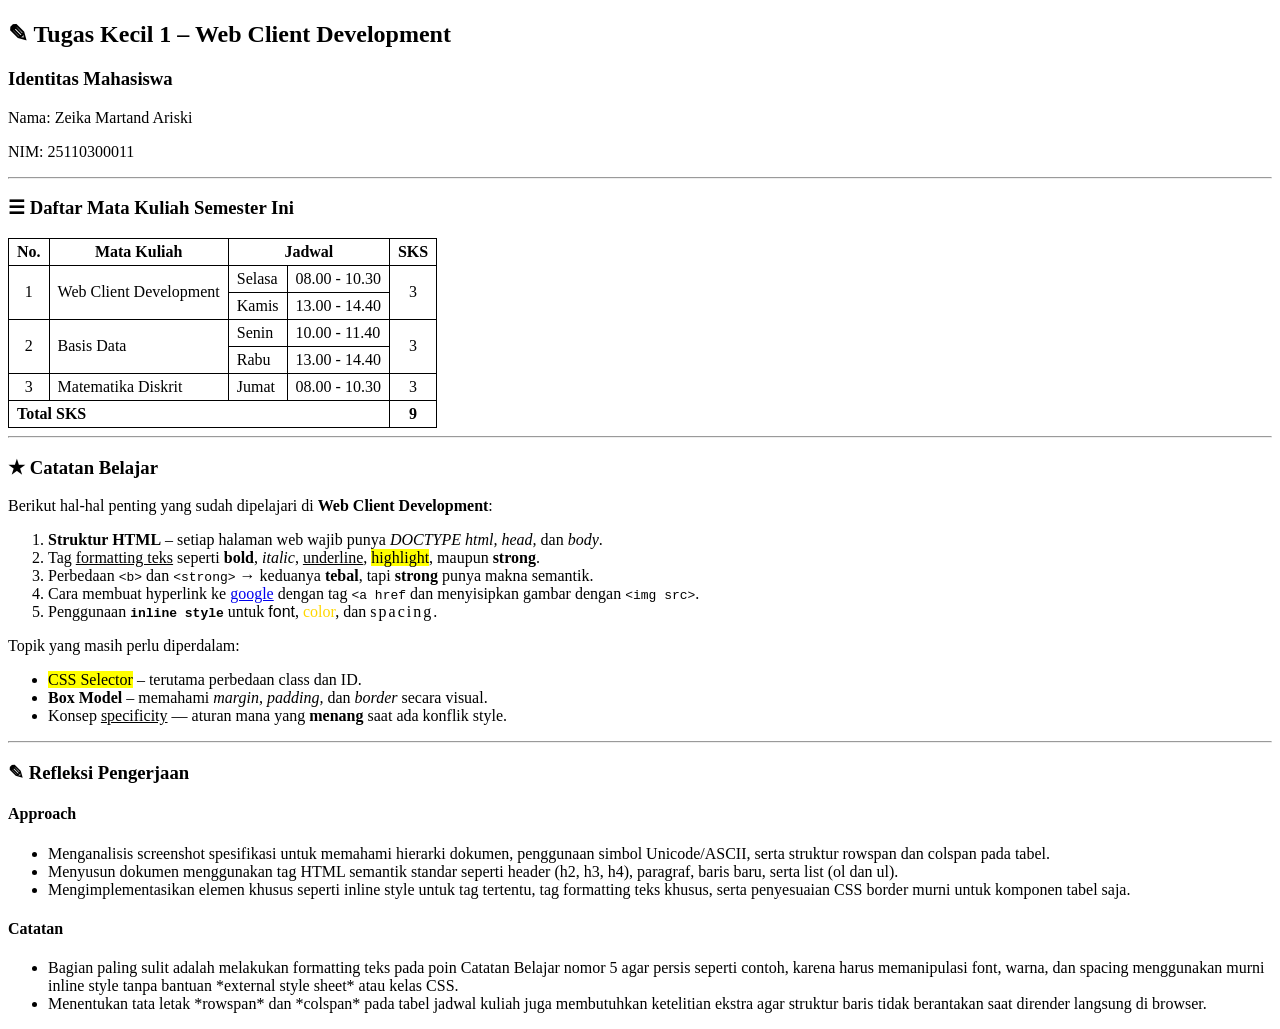
<file: index.html>
<!DOCTYPE html>
<html lang="id">
<head>
    <meta charset="UTF-8">
    <meta name="viewport" content="width=device-width, initial-scale=1.0">
    <title>Tugas Kecil 1 • Web Client Dev</title>
    <style>
        /* CSS hanya diizinkan untuk border styling pada table, th, dan td */
        table, th, td {
            border: 1px solid black;
            border-collapse: collapse;
            padding: 4px 8px;
        }
    </style>
</head>
<body>

    <h2>&#9998; Tugas Kecil 1 – Web Client Development</h2>

    <h3>Identitas Mahasiswa</h3>
    <p>Nama: Zeika Martand Ariski</p>
    <p>NIM: 25110300011</p>

    <hr>

    <h3>&#9776; Daftar Mata Kuliah Semester Ini</h3>
    <table>
        <thead>
            <tr>
                <th>No.</th>
                <th>Mata Kuliah</th>
                <th colspan="2">Jadwal</th>
                <th>SKS</th>
            </tr>
        </thead>
        <tbody>
            <tr>
                <td rowspan="2" style="text-align: center;">1</td>
                <td rowspan="2">Web Client Development</td>
                <td>Selasa</td>
                <td>08.00 - 10.30</td>
                <td rowspan="2" style="text-align: center;">3</td>
            </tr>
            <tr>
                <td>Kamis</td>
                <td>13.00 - 14.40</td>
            </tr>
            <tr>
                <td rowspan="2" style="text-align: center;">2</td>
                <td rowspan="2">Basis Data</td>
                <td>Senin</td>
                <td>10.00 - 11.40</td>
                <td rowspan="2" style="text-align: center;">3</td>
            </tr>
            <tr>
                <td>Rabu</td>
                <td>13.00 - 14.40</td>
            </tr>
            <tr>
                <td style="text-align: center;">3</td>
                <td>Matematika Diskrit</td>
                <td>Jumat</td>
                <td>08.00 - 10.30</td>
                <td style="text-align: center;">3</td>
            </tr>
        </tbody>
        <tfoot>
            <tr>
                <th colspan="4" style="text-align: left;">Total SKS</th>
                <th>9</th>
            </tr>
        </tfoot>
    </table>

    <hr>

    <h3>&#9733; Catatan Belajar</h3>
    <p>Berikut hal-hal penting yang sudah dipelajari di <b>Web Client Development</b>:</p>
    <ol>
        <li><b>Struktur HTML</b> – setiap halaman web wajib punya <i>DOCTYPE html, head,</i> dan <i>body</i>.</li>
        <li>Tag <u>formatting teks</u> seperti <b>bold</b>, <i>italic</i>, <u>underline</u>, <mark>highlight</mark>, maupun <strong>strong</strong>.</li>
        <li>Perbedaan <code>&lt;b&gt;</code> dan <code>&lt;strong&gt;</code> &rarr; keduanya <b>tebal</b>, tapi <strong>strong</strong> punya makna semantik.</li>
        <li>Cara membuat hyperlink ke <a href="https://google.com">google</a> dengan tag <code>&lt;a href</code> dan menyisipkan gambar dengan <code>&lt;img src&gt;</code>.</li>
        <li>Penggunaan <span style="font-family: monospace; font-weight: bold;">inline style</span> untuk <span style="font-family: Arial, sans-serif;">font</span>, <span style="color: gold;">color</span>, dan <span style="letter-spacing: 2px;">spacing</span>.</li>
    </ol>

    <p>Topik yang masih perlu diperdalam:</p>
    <ul>
        <li><mark>CSS Selector</mark> – terutama perbedaan class dan ID.</li>
        <li><b>Box Model</b> – memahami <i>margin, padding,</i> dan <i>border</i> secara visual.</li>
        <li>Konsep <u>specificity</u> &mdash; aturan mana yang <b>menang</b> saat ada konflik style.</li>
    </ul>

    <hr>

    <h3>&#9998; Refleksi Pengerjaan</h3>
    
    <h4>Approach</h4>
<ul>
    <li>Menganalisis screenshot spesifikasi untuk memahami hierarki dokumen, penggunaan simbol Unicode/ASCII, serta struktur rowspan dan colspan pada tabel.</li>
    <li>Menyusun dokumen menggunakan tag HTML semantik standar seperti header (h2, h3, h4), paragraf, baris baru, serta list (ol dan ul).</li>
    <li>Mengimplementasikan elemen khusus seperti inline style untuk tag tertentu, tag formatting teks khusus, serta penyesuaian CSS border murni untuk komponen tabel saja.</li>
</ul>

    <h4>Catatan</h4>
<ul>
    <li>Bagian paling sulit adalah melakukan formatting teks pada poin Catatan Belajar nomor 5 agar persis seperti contoh, karena harus memanipulasi font, warna, dan spacing menggunakan murni inline style tanpa bantuan *external style sheet* atau kelas CSS.</li>
    <li>Menentukan tata letak *rowspan* dan *colspan* pada tabel jadwal kuliah juga membutuhkan ketelitian ekstra agar struktur baris tidak berantakan saat dirender langsung di browser.</li>
</ul>

</body>
</html>
</file>
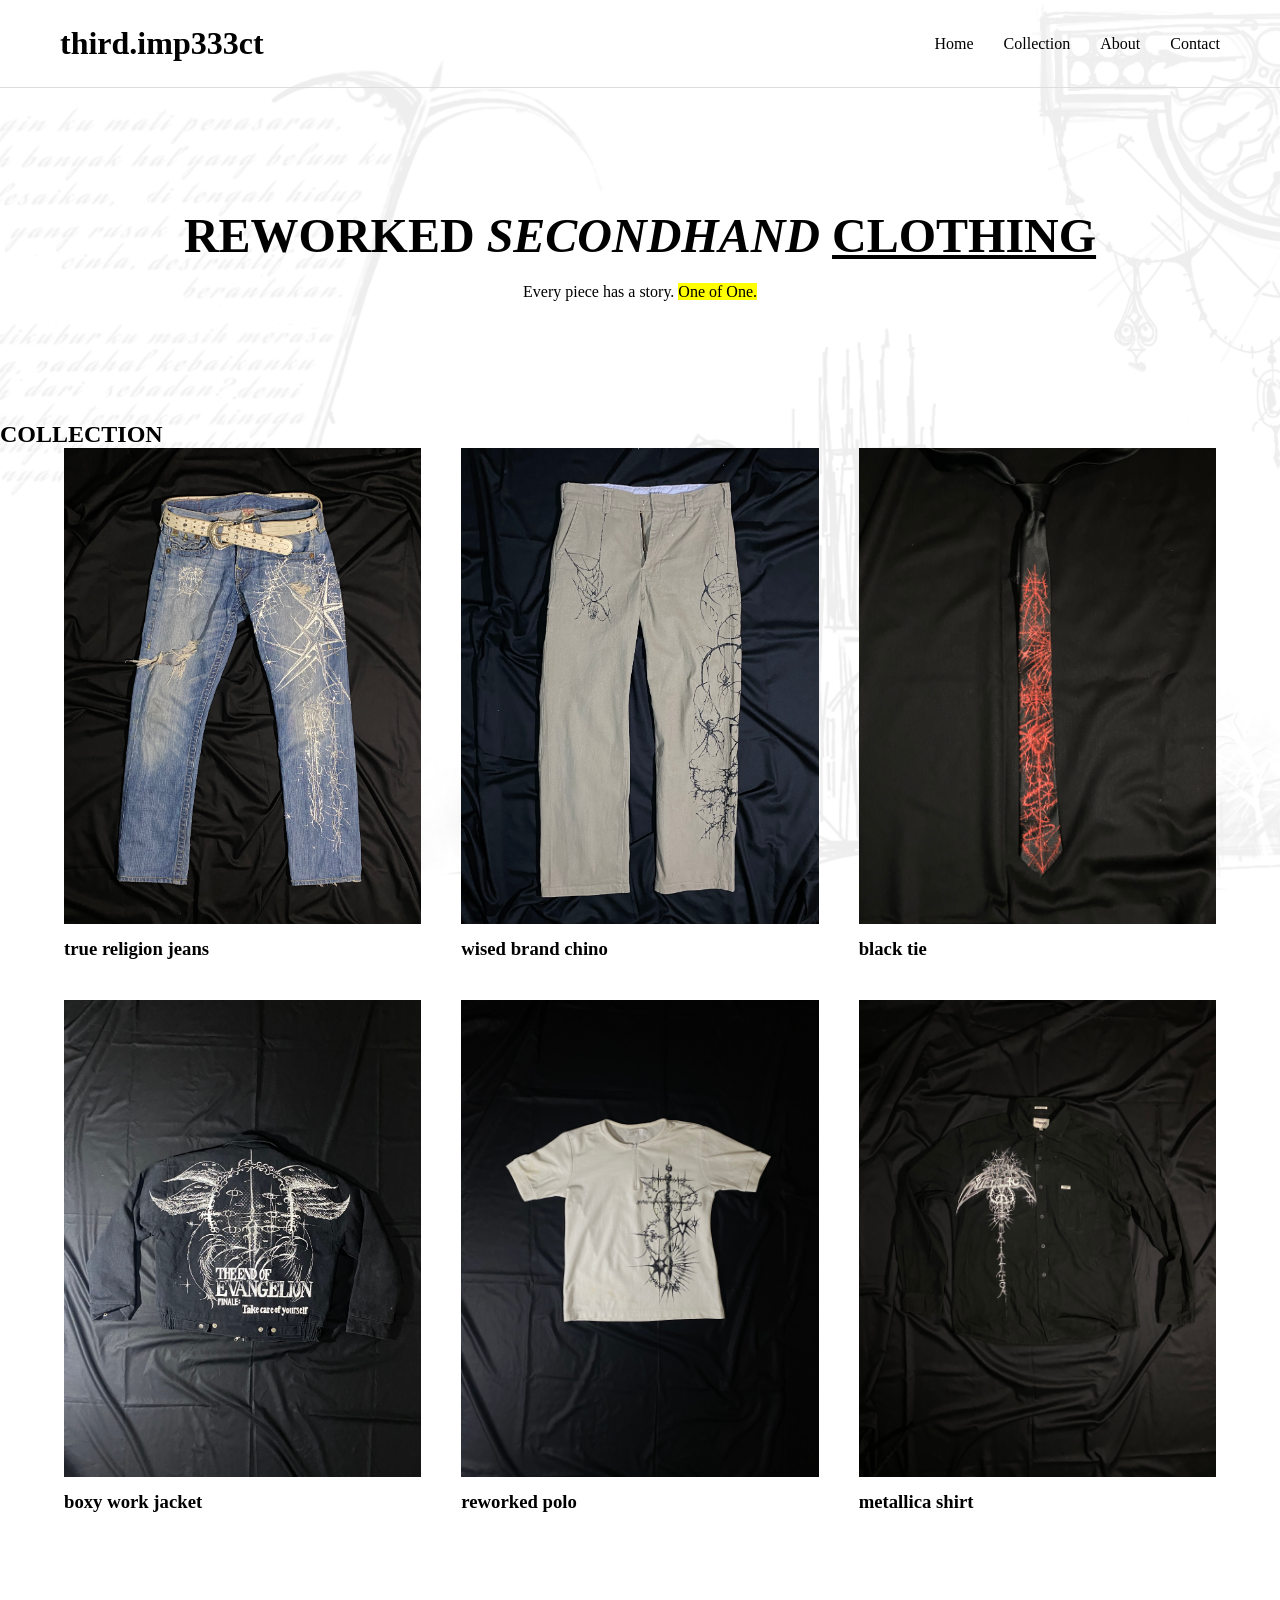
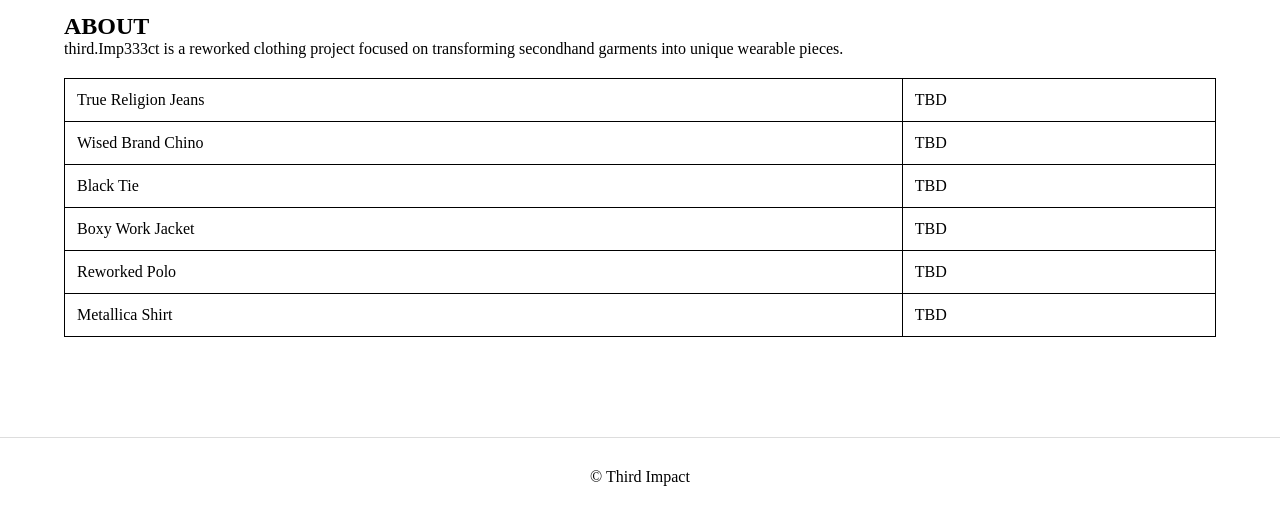
<file: uts/index.html>
<!DOCTYPE html>
<html lang="en">
<head>
    <meta charset="UTF-8">
    <meta name="viewport" content="width=device-width, initial-scale=1.0">
    <title>third.Imp333ct</title>
    <link rel="stylesheet" href="style.css">
</head>
<body>

    <!-- Header -->
    <header>
        <h1>third.imp333ct</h1>

        <nav>
            <a href="#home">Home</a>
            <a href="#collection">Collection</a>
            <a href="#about">About</a>
            <a href="contact.html">Contact</a>
        </nav>
    </header>

    <!-- Hero -->
    <section id="home" class="hero">
        <h2>
            <strong>REWORKED</strong>
            <em>SECONDHAND</em>
            <u>CLOTHING</u>
        </h2>

        <p>
            Every piece has a story.
            <mark>One of One.</mark>
        </p>
    </section>

    <!-- Collection -->
    <section id="collection">

        <h2>COLLECTION</h2>

        <div class="products">

            <a href="truey.html" class="card">
                <img src="truey/truey_1.JPG" alt="truey_1">
                <h3>true religion jeans</h3>
            </a>

            <a href="wised.html" class="card">
                <img src="wised/wised_1.JPG" alt="">
                <h3>wised brand chino</h3>
            </a>

            <a href="tie.html" class="card">
                <img src="tie/tie_1.JPG" alt="">
                <h3>black tie</h3>
            </a>

            <a href="eva.html" class="card">
                <img src="eva/eva (1).JPG" alt="">
                <h3>boxy work jacket</h3>
            </a>

            <a href="tribute.html" class="card">
                <img src="tribute/tribute (1).JPG" alt="">
                <h3>reworked polo</h3>
            </a>

            <a href="metallica.html" class="card">
                <img src="metallica/metallica (1).JPG" alt="">
                <h3>metallica shirt</h3>
            </a>

        </div>

    </section>

    <!-- About -->
    <section id="about">

        <h2>ABOUT</h2>

        <p>
            third.Imp333ct is a reworked clothing project focused on transforming secondhand garments into unique wearable pieces.
        </p>

        <table>
        <tr>
            <td>True Religion Jeans</td>
            <td>TBD</td>
        </tr>

        <tr>
            <td>Wised Brand Chino</td>
            <td>TBD</td>
        </tr>

        <tr>
            <td>Black Tie</td>
            <td>TBD</td>
        </tr>

        <tr>
            <td>Boxy Work Jacket</td>
            <td>TBD</td>
        </tr>

        <tr>
            <td>Reworked Polo</td>
            <td>TBD</td>
        </tr>

        <tr>
            <td>Metallica Shirt</td>
            <td>TBD</td>
        </tr>
</table>

    </section>

    <footer>
        <p>© Third Impact</p>
    </footer>

</body>
</html>
</file>
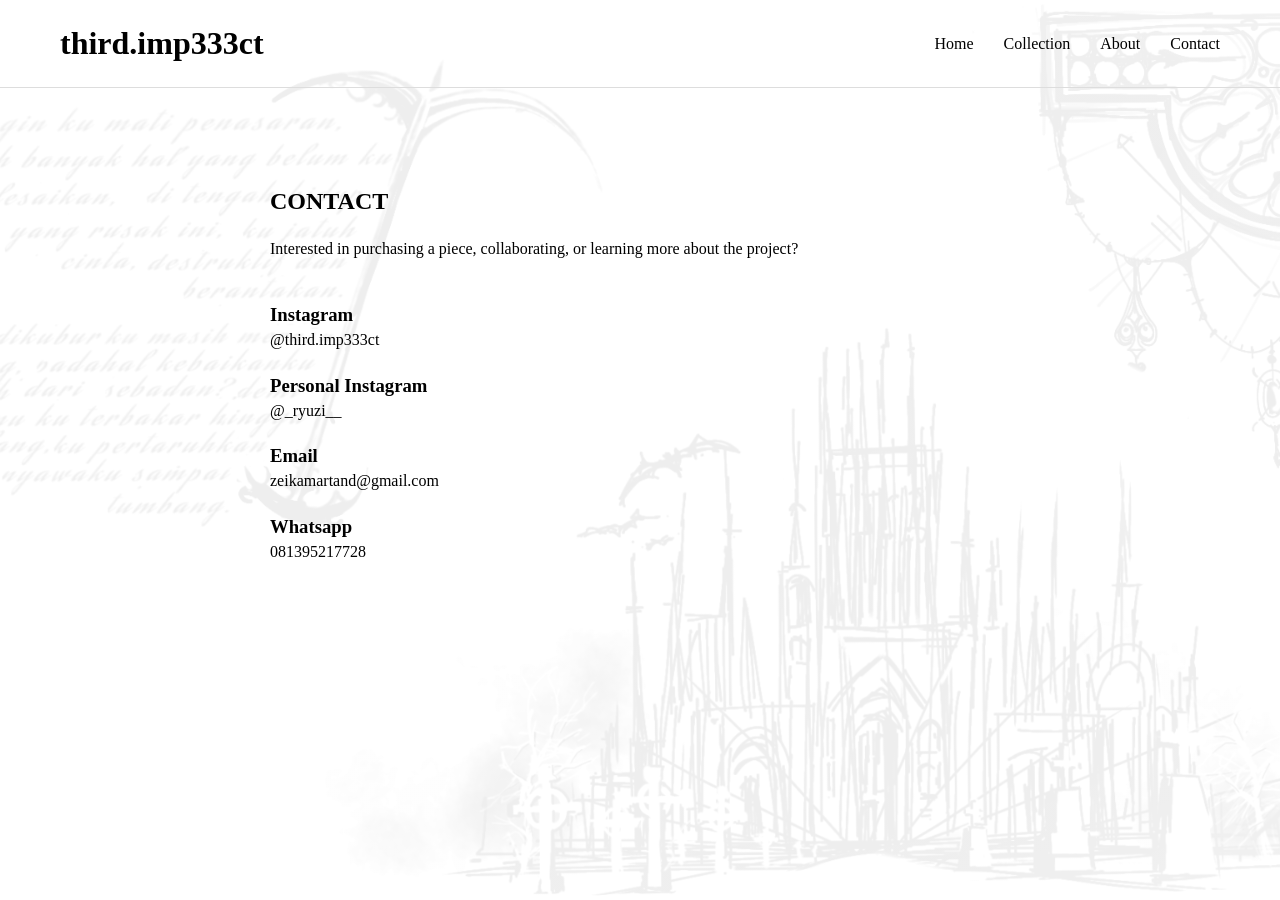
<file: uts/contact.html>
<!DOCTYPE html>
<html lang="en">
<head>
    <meta charset="UTF-8">
    <meta name="viewport" content="width=device-width, initial-scale=1.0">
    <title>Contact | third.imp333ct</title>
    <link rel="stylesheet" href="style.css">
</head>
<body>

<header>
    <h1>third.imp333ct</h1>

    <nav>
        <a href="index.html">Home</a>
        <a href="index.html#collection">Collection</a>
        <a href="index.html#about">About</a>
        <a href="contact.html">Contact</a>
    </nav>
</header>

<section class="contact-page">

    <h2>CONTACT</h2>

    <p>
        Interested in purchasing a piece, collaborating,
        or learning more about the project?
    </p>

    <div class="contact-info">

        <h3>Instagram</h3>
        <p>@third.imp333ct</p>

        <h3>Personal Instagram</h3>
        <p>@_ryuzi__</p>
        
        <h3>Email</h3>
        <p>zeikamartand@gmail.com</p>

        <h3>Whatsapp</h3>
        <p>081395217728</p>

    </div>

</section>

</body>
</html>
</file>
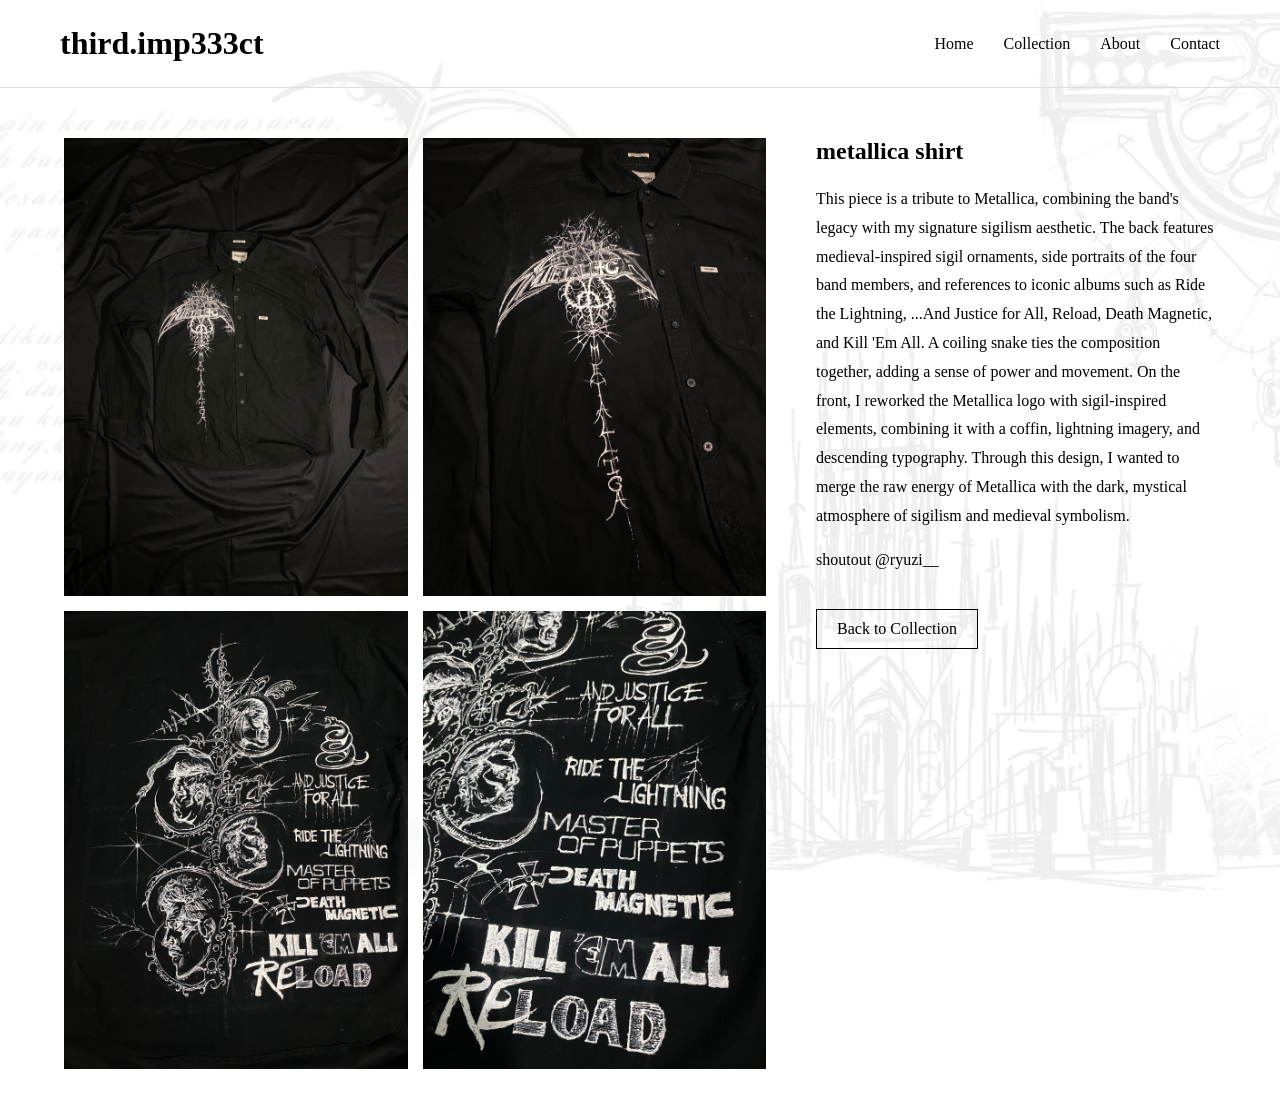
<file: uts/metallica.html>
<!DOCTYPE html>
<html lang="en">
<head>
    <meta charset="UTF-8">
    <meta name="viewport" content="width=device-width, initial-scale=1.0">
    <title>metallica | third.imp333ct</title>
    <link rel="stylesheet" href="style.css">
</head>
<body>

    <header>
        <h1>third.imp333ct</h1>

        <nav>
            <a href="index.html">Home</a>
            <a href="index.html#collection">Collection</a>
            <a href="index.html#about">About</a>
            <a href="contact.html">Contact</a>
        </nav>
    </header>

    <main class="product-detail">

        <section class="gallery">

            <img src="metallica/metallica (1).JPG" alt="">
            <img src="metallica/metallica (2).JPG" alt="">
            <img src="metallica/metallica (3).JPG" alt="">
            <img src="metallica/metallica (4).JPG" alt="">

        </section>

        <div class="product-info">

            <h2>metallica shirt</h2>

            <p>
                This piece is a tribute to Metallica, combining the band's legacy with my signature sigilism aesthetic. The back features medieval-inspired sigil ornaments, side portraits of the four band members, and references to iconic albums such as Ride the Lightning, ...And Justice for All, Reload, Death Magnetic, and Kill 'Em All. A coiling snake ties the composition together, adding a sense of power and movement.

                On the front, I reworked the Metallica logo with sigil-inspired elements, combining it with a coffin, lightning imagery, and descending typography. Through this design, I wanted to merge the raw energy of Metallica with the dark, mystical atmosphere of sigilism and medieval symbolism.
            </p>

            <p>
                shoutout @ryuzi__
            </p>

            <a href="index.html" class="back-btn">
                Back to Collection
            </a>

        </div>

    </main>

</body>
</html>
</file>
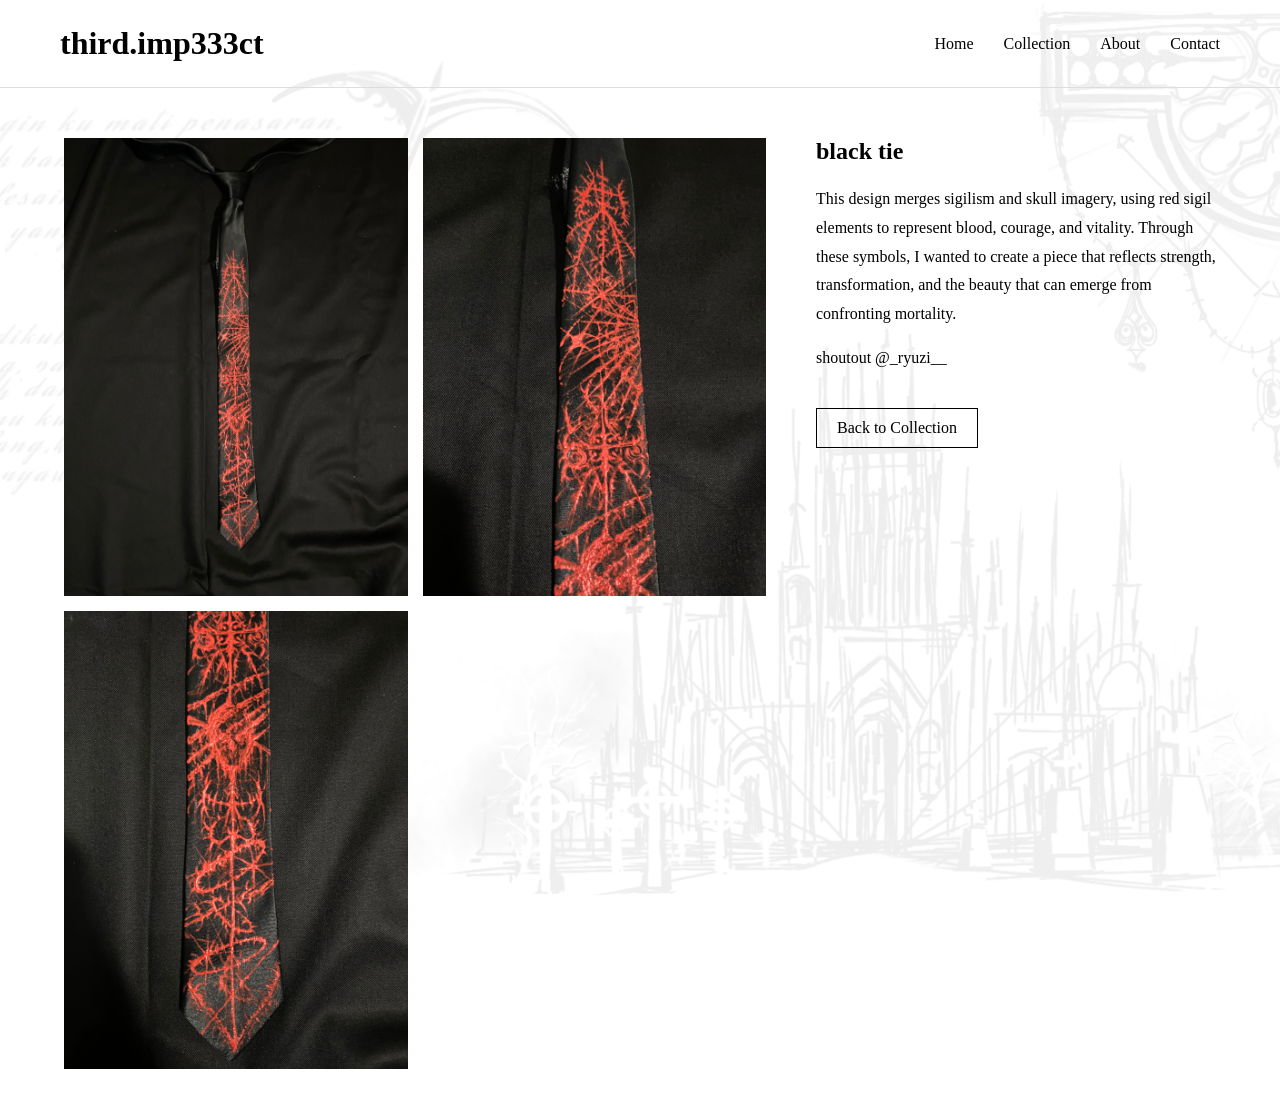
<file: uts/tie.html>
<!DOCTYPE html>
<html lang="en">
<head>
    <meta charset="UTF-8">
    <meta name="viewport" content="width=device-width, initial-scale=1.0">
    <title>tie | third.imp333ct</title>
    <link rel="stylesheet" href="style.css">
</head>
<body>

    <header>
        <h1>third.imp333ct</h1>

        <nav>
            <a href="index.html">Home</a>
            <a href="index.html#collection">Collection</a>
            <a href="index.html#about">About</a>
            <a href="contact.html">Contact</a>
        </nav>
    </header>

    <main class="product-detail">

        <section class="gallery">

            <img src="tie/tie_1.JPG" alt="">
            <img src="tie/tie_2.JPG" alt="">
            <img src="tie/tie_3.JPG" alt="">

        </section>

        <div class="product-info">

            <h2>black tie</h2>

            <p>
                This design merges sigilism and skull imagery, using red sigil elements to represent blood, courage, and vitality. Through these symbols, I wanted to create a piece that reflects strength, transformation, and the beauty that can emerge from confronting mortality. 
            </p>

            <p>
                shoutout @_ryuzi__
            </p>

            <a href="index.html" class="back-btn">
                Back to Collection
            </a>

        </div>

    </main>

</body>
</html>
</file>
<file: uts/style.css>
*{
    margin:0;
    padding:0;
    box-sizing:border-box;
}

body{
    background:
        linear-gradient(
            rgba(255,255,255,0.8),
            rgba(255,255,255,0.8)
        ),
        url("bg.png");

    background-size:cover;
    background-position:center;
    background-attachment:fixed;
}


header{
    display:flex;
    justify-content:space-between;
    align-items:center;
    padding:25px 60px;
    border-bottom:1px solid #ddd;
}

nav{
    display:flex;
    gap:30px;
}

nav a{
    text-decoration:none;
    color:black;
}

.hero{
    text-align:center;
    padding:120px 20px;
}

.hero h2{
    font-size:3rem;
    margin-bottom:20px;
}

.products{
    display:grid;
    grid-template-columns:repeat(3, 1fr);
    gap:40px;

    width:90%;
    margin:auto;
}

.card{
    display:block;
    text-decoration:none;
    color:black;
}

.card img{
    width:100%;
    aspect-ratio:3/4;
    object-fit:cover;
}


.card h3{
    margin-top:10px;
}

#about{
    width:90%;
    margin:100px auto;
}

table{
    margin-top:20px;
    width:100%;
    border-collapse:collapse;
}

table, th, td{
    border:1px solid black;
}

th, td{
    padding:12px;
}

footer{
    text-align:center;
    padding:30px;
    margin-top:50px;
    border-top:1px solid #ddd;
}

@media (max-width:768px){

    header{
        flex-direction:column;
        gap:15px;
        padding:20px;
    }

    .hero h2{
        font-size:2rem;
    }

    .products{
        padding:20px;
    }

}

.product-detail{
    display:grid;
    grid-template-columns: 2fr 1fr;
    gap:50px;

    width:90%;
    max-width:1400px;
    margin:50px auto;
}

.product-detail img{
    width:50%;
    object-fit:cover;
}

.product-info{
    width:400px;
}

.product-info p{
    line-height:1.8;
    max-width:450px;
}

.product-info h2{
    margin-bottom:20px;
}

.product-info p{
    margin-bottom:15px;
    line-height:1.8;
}

.back-btn{
    display:inline-block;
    margin-top:20px;
    text-decoration:none;
    color:black;
    border:1px solid black;
    padding:10px 20px;
}

@media(max-width:768px){

    .product-detail{
        flex-direction:column;
        padding:20px;
    }

    .product-detail img{
        width:100%;
    }

}

.gallery{
    display:grid;
    grid-template-columns:repeat(2,1fr);
    gap:15px;
}

.gallery img{
    width:100%;
    aspect-ratio:3/4;
    object-fit:cover;
    display:block;
}

.contact-page{
    max-width:800px;
    margin:100px auto;
    padding:0 30px;
}

.contact-page h2{
    margin-bottom:20px;
}

.contact-page p{
    line-height:1.8;
}

.contact-info{
    margin-top:40px;
}

.contact-info h3{
    margin-top:20px;
}
</file>
